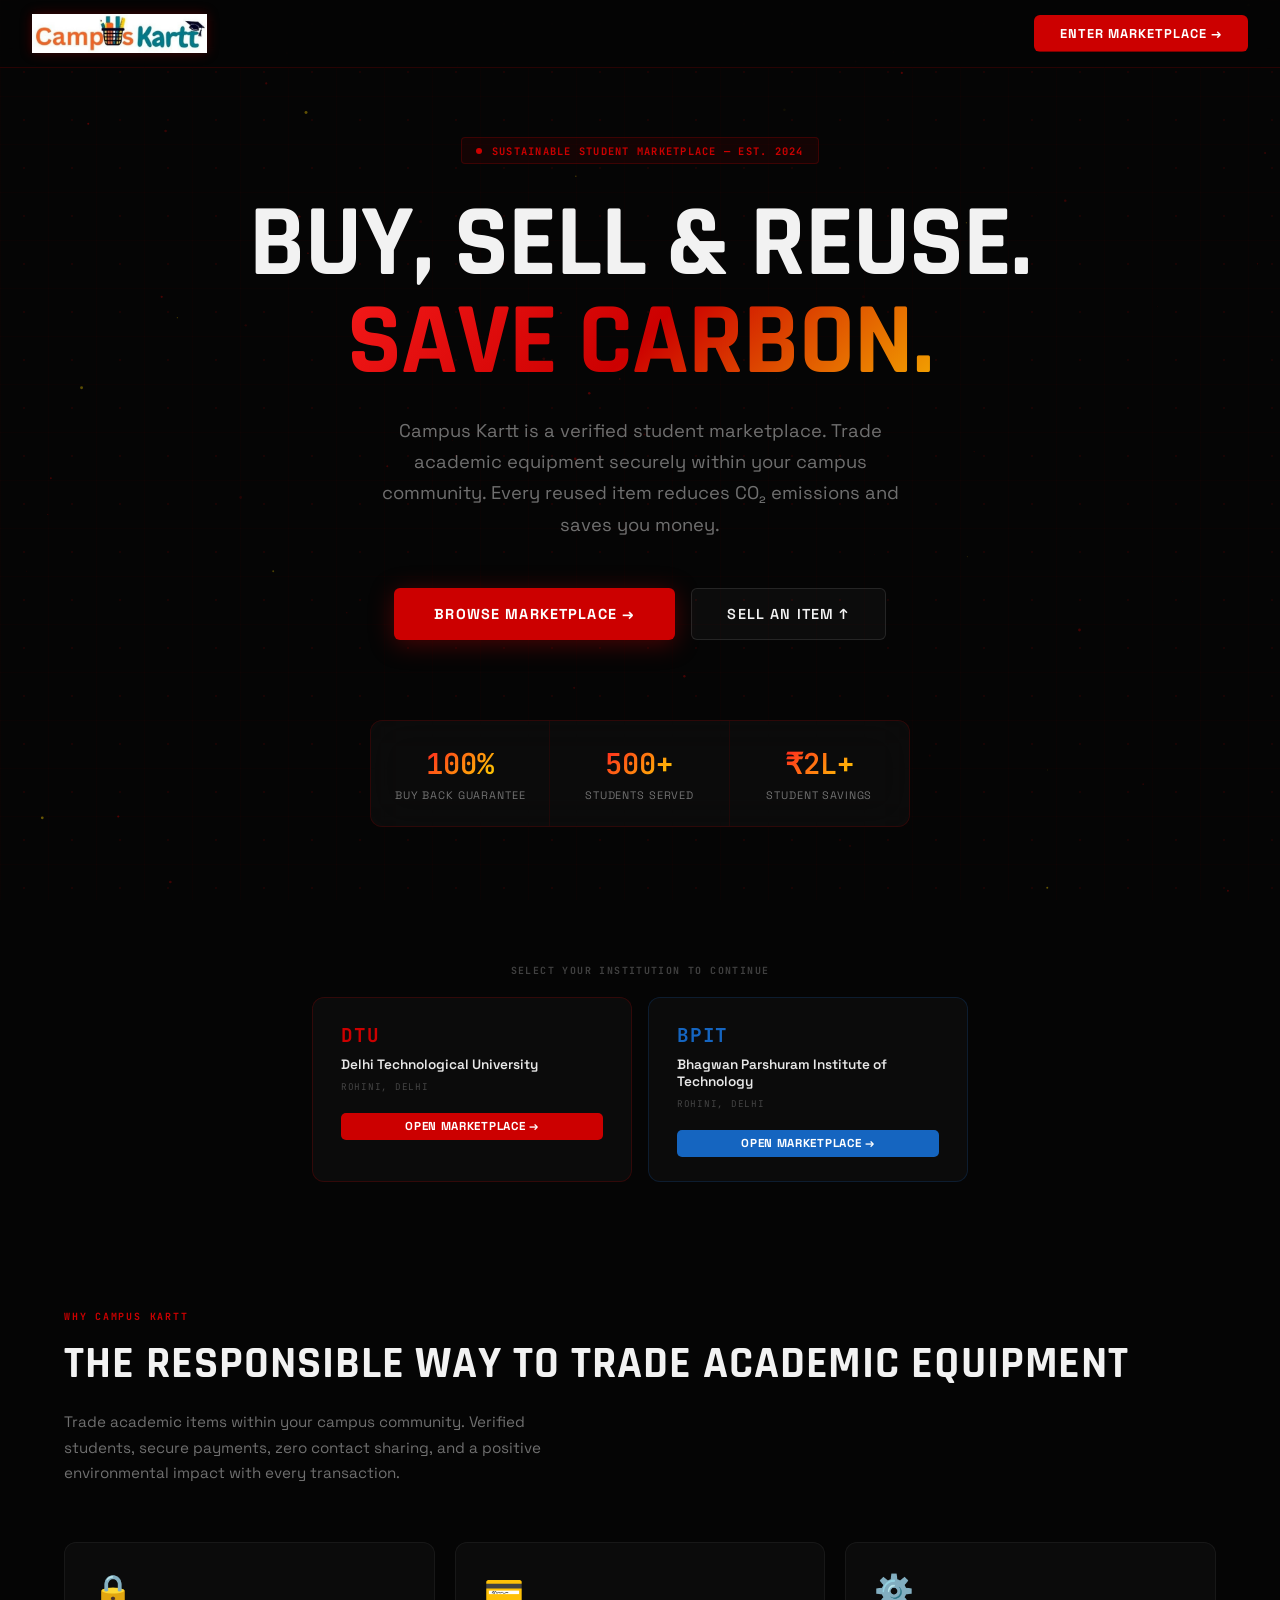
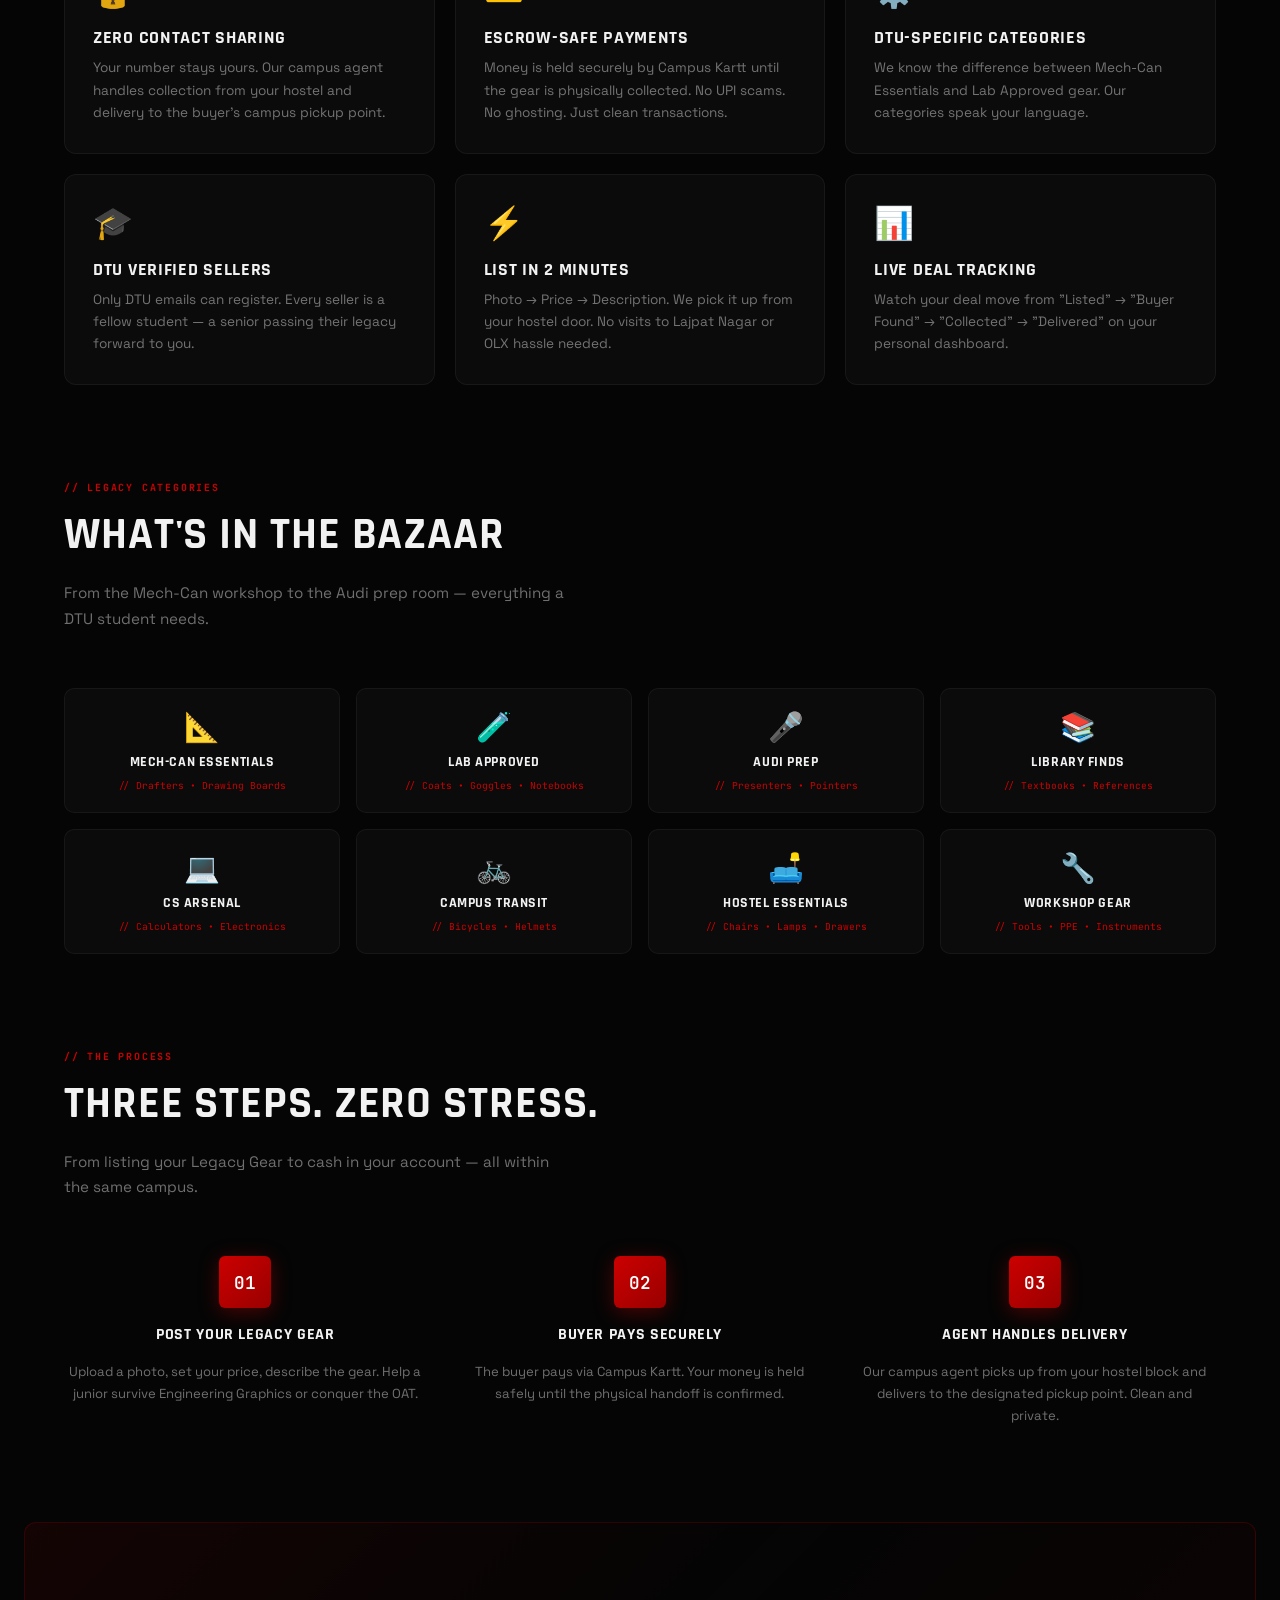
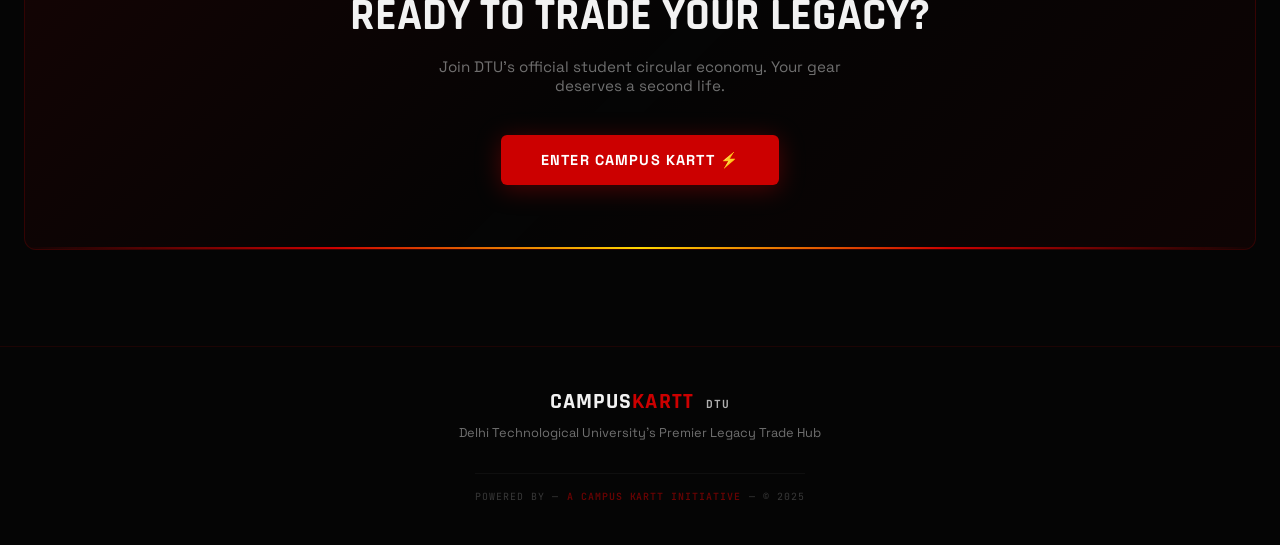
<file: index.html>
﻿<!DOCTYPE html>
<html lang="en">
<head>
  <meta charset="UTF-8" />
  <meta name="viewport" content="width=device-width, initial-scale=1.0" />
  <title>Campus Kartt — Academic Marketplace for Students</title>
  <meta name="description" content="Campus Kartt is a sustainable student marketplace. Buy and sell academic equipment — lab coats, drafters, bicycles, textbooks — securely within your DTU campus community. Save money, reduce waste." />
  <link rel="preconnect" href="https://fonts.googleapis.com" />
  <link rel="preconnect" href="https://fonts.gstatic.com" crossorigin />
  <link href="https://fonts.googleapis.com/css2?family=Rajdhani:wght@500;600;700&family=Space+Grotesk:wght@400;500;600;700&family=JetBrains+Mono:wght@400;500;600&display=swap" rel="stylesheet" />
  <style>
    *, *::before, *::after { box-sizing: border-box; margin: 0; padding: 0; }
    :root {
      --red: #CC0000; --red-bright: #FF2020; --red-dark: #990000;
      --gold: #FFD700; --gold-dark: #AA7700;
      --bg: #050505; --bg-card: #0d0d0d; --bg-elevated: #141414;
      --text: #F2F2F2; --muted: rgba(242,242,242,0.45); --steel: #B0B0B0;
    }
    html { font-size: 16px; scroll-behavior: smooth; }
    body {
      font-family: 'Space Grotesk', sans-serif;
      background: var(--bg);
      color: var(--text);
      min-height: 100vh;
      overflow-x: hidden;
      -webkit-font-smoothing: antialiased;
    }

    /* ── Circuit-grid background ── */
    body::before {
      content: '';
      position: fixed; inset: 0;
      background-image:
        linear-gradient(rgba(204,0,0,0.028) 1px, transparent 1px),
        linear-gradient(90deg, rgba(204,0,0,0.028) 1px, transparent 1px),
        radial-gradient(circle, rgba(204,0,0,0.10) 1px, transparent 1px);
      background-size: 48px 48px, 48px 48px, 48px 48px;
      pointer-events: none;
      z-index: 0;
    }
    body > * { position: relative; z-index: 1; }

    /* ── Particle canvas ── */
    #bg-canvas {
      position: fixed; inset: 0;
      z-index: 0; pointer-events: none;
    }

    /* ── Navbar ── */
    .navbar {
      position: fixed; top: 0; left: 0; right: 0; z-index: 100;
      padding: 0 2rem; height: 68px;
      display: flex; align-items: center; justify-content: space-between;
      background: rgba(5,5,5,0.75);
      backdrop-filter: blur(24px);
      border-bottom: 1px solid rgba(204,0,0,0.18);
    }
    .nav-logo {
      font-family: 'Rajdhani', sans-serif;
      font-size: 1.5rem; font-weight: 700; letter-spacing: 0.05em;
      text-transform: uppercase; display: flex; align-items: center; gap: 8px;
      text-decoration: none;
    }
    .nav-logo .campus { color: var(--steel); }
    .nav-logo .kartt {
      background: linear-gradient(135deg, var(--red-bright), var(--red));
      -webkit-background-clip: text; -webkit-text-fill-color: transparent; background-clip: text;
    }
    .nav-logo .dtu {
      font-family: 'JetBrains Mono', monospace; font-size: 0.52rem; font-weight: 600;
      color: var(--red); border: 1px solid rgba(204,0,0,0.30);
      padding: 0.1rem 0.35rem; border-radius: 3px; letter-spacing: 0.08em;
    }
    .nav-cta {
      display: inline-flex; align-items: center; gap: 0.5rem;
      padding: 0.6rem 1.6rem;
      background: linear-gradient(90deg, var(--red) 0%, var(--red) 50%, var(--gold) 100%);
      background-size: 200%; background-position: 0%;
      color: white; font-weight: 700; font-size: 0.8rem; border-radius: 6px;
      text-decoration: none; transition: all 0.35s ease;
      text-transform: uppercase; letter-spacing: 0.08em;
    }
    .nav-cta:hover { background-position: 100%; box-shadow: 0 4px 24px rgba(204,0,0,0.45); transform: translateY(-2px); color: #111; }

    /* ── Hero ── */
    .hero {
      min-height: 100vh;
      display: flex; flex-direction: column; align-items: center; justify-content: center;
      text-align: center; padding: 8rem 1.5rem 4rem;
      position: relative; z-index: 1;
    }
    .hero-eyebrow {
      display: inline-flex; align-items: center; gap: 0.6rem;
      padding: 0.35rem 0.9rem;
      background: rgba(204,0,0,0.08);
      border: 1px solid rgba(204,0,0,0.22);
      border-radius: 4px; margin-bottom: 2rem;
      font-size: 0.65rem; font-weight: 700; color: var(--red);
      font-family: 'JetBrains Mono', monospace; text-transform: uppercase; letter-spacing: 0.12em;
      animation: fadeInDown 0.5s ease both;
    }
    .hero-eyebrow .dot { width: 6px; height: 6px; border-radius: 50%; background: var(--red); animation: blink 2s ease infinite; }

    .hero-title {
      font-family: 'Rajdhani', sans-serif;
      font-size: clamp(3rem, 8vw, 6.5rem);
      font-weight: 700; line-height: 0.95;
      letter-spacing: -1px; text-transform: uppercase;
      margin-bottom: 1.5rem;
      animation: fadeInDown 0.65s ease 0.1s both;
    }
    .hero-title .line1 { display: block; color: var(--text); }
    .hero-title .line2 {
      display: block;
      background: linear-gradient(135deg, var(--red-bright) 0%, var(--red) 50%, var(--gold) 100%);
      -webkit-background-clip: text; -webkit-text-fill-color: transparent; background-clip: text;
    }

    .hero-sub {
      font-size: clamp(0.95rem, 2vw, 1.15rem);
      color: var(--muted); max-width: 540px; line-height: 1.7; margin-bottom: 3rem;
      animation: fadeInDown 0.65s ease 0.2s both;
    }

    .hero-buttons {
      display: flex; gap: 1rem; flex-wrap: wrap; justify-content: center;
      animation: fadeInDown 0.65s ease 0.3s both;
    }
    .btn-hero-primary {
      display: inline-flex; align-items: center; gap: 0.6rem;
      padding: 1rem 2.5rem;
      background: linear-gradient(90deg, var(--red) 0%, var(--red) 50%, var(--gold) 100%);
      background-size: 200%; background-position: 0%;
      color: white; font-weight: 700; font-size: 0.9rem;
      border-radius: 6px; text-decoration: none;
      transition: all 0.35s ease;
      text-transform: uppercase; letter-spacing: 0.08em;
      font-family: 'Space Grotesk', sans-serif;
      box-shadow: 0 4px 24px rgba(204,0,0,0.35);
    }
    .btn-hero-primary:hover { background-position: 100%; color: #111; transform: translateY(-3px); box-shadow: 0 8px 40px rgba(204,0,0,0.55); }
    .btn-hero-ghost {
      display: inline-flex; align-items: center; gap: 0.6rem;
      padding: 1rem 2.2rem;
      background: rgba(255,255,255,0.03);
      color: var(--text); font-weight: 600; font-size: 0.9rem;
      border-radius: 6px; text-decoration: none;
      border: 1px solid rgba(176,176,176,0.15);
      transition: all 0.25s ease;
      text-transform: uppercase; letter-spacing: 0.08em;
      font-family: 'Space Grotesk', sans-serif;
    }
    .btn-hero-ghost:hover { border-color: rgba(204,0,0,0.35); color: var(--red); background: rgba(204,0,0,0.05); transform: translateY(-2px); }

    /* ── Stats Strip ── */
    .hero-stats {
      margin-top: 5rem;
      display: grid; grid-template-columns: repeat(3, 1fr);
      background: rgba(13,13,13,0.8);
      backdrop-filter: blur(20px);
      border: 1px solid rgba(204,0,0,0.18);
      border-radius: 12px; overflow: hidden;
      animation: fadeInUp 0.65s ease 0.5s both;
      max-width: 540px; width: 100%;
    }
    .stat-item {
      display: flex; flex-direction: column; align-items: center;
      padding: 1.5rem 1rem; gap: 0.3rem;
      border-right: 1px solid rgba(204,0,0,0.10);
    }
    .stat-item:last-child { border-right: none; }
    .stat-num {
      font-family: 'JetBrains Mono', monospace;
      font-size: 1.8rem; font-weight: 600;
      background: linear-gradient(135deg, var(--red-bright), var(--gold));
      -webkit-background-clip: text; -webkit-text-fill-color: transparent; background-clip: text;
    }
    .stat-label { font-size: 0.68rem; color: var(--muted); text-transform: uppercase; letter-spacing: 0.08em; }

    /* ── Section ── */
    .section {
      position: relative; z-index: 1;
      max-width: 1200px; margin: 0 auto; padding: 6rem 1.5rem;
    }
    .section-eyebrow {
      font-size: 0.62rem; font-weight: 700; text-transform: uppercase;
      letter-spacing: 0.18em; color: var(--red); margin-bottom: 0.75rem;
      font-family: 'JetBrains Mono', monospace;
    }
    .section-title {
      font-family: 'Rajdhani', sans-serif;
      font-size: clamp(1.8rem, 4vw, 2.8rem); font-weight: 700;
      text-transform: uppercase; color: var(--text); margin-bottom: 1rem;
      letter-spacing: 0.02em;
    }
    .section-sub { font-size: 0.95rem; color: var(--muted); max-width: 500px; line-height: 1.7; margin-bottom: 3.5rem; }

    /* ── Feature Cards ── */
    .features-grid {
      display: grid; grid-template-columns: repeat(3, 1fr); gap: 1.25rem;
    }
    .feat-card {
      background: rgba(13,13,13,0.85);
      backdrop-filter: blur(12px);
      border: 1px solid rgba(176,176,176,0.08);
      border-radius: 12px; padding: 1.75rem;
      transition: all 0.3s ease; position: relative; overflow: hidden;
    }
    .feat-card::before {
      content: '';
      position: absolute; top: 0; left: 0; right: 0; height: 2px;
      background: linear-gradient(90deg, transparent, var(--red), transparent);
      opacity: 0; transition: opacity 0.3s ease;
    }
    .feat-card:hover { border-color: rgba(204,0,0,0.28); transform: translateY(-6px); box-shadow: 0 16px 48px rgba(0,0,0,0.5), 0 0 24px rgba(204,0,0,0.10); }
    .feat-card:hover::before { opacity: 1; }
    .feat-icon { font-size: 2rem; margin-bottom: 1rem; display: block; }
    .feat-title { font-family: 'Rajdhani', sans-serif; font-size: 1.1rem; font-weight: 700; text-transform: uppercase; color: var(--text); margin-bottom: 0.5rem; letter-spacing: 0.04em; }
    .feat-desc { font-size: 0.85rem; color: var(--muted); line-height: 1.65; }

    /* ── Categories Showcase ── */
    .category-strip {
      display: grid; grid-template-columns: repeat(4, 1fr); gap: 1rem;
    }
    .cat-card {
      background: rgba(13,13,13,0.8);
      border: 1px solid rgba(176,176,176,0.08);
      border-radius: 10px; padding: 1.25rem;
      display: flex; flex-direction: column; align-items: center; gap: 0.5rem;
      text-align: center; cursor: pointer; transition: all 0.25s ease;
      text-decoration: none;
    }
    .cat-card:hover { border-color: rgba(204,0,0,0.30); background: rgba(204,0,0,0.06); transform: translateY(-4px); }
    .cat-card .cat-emoji { font-size: 1.8rem; }
    .cat-card .cat-name { font-family: 'Rajdhani', sans-serif; font-weight: 700; font-size: 0.9rem; text-transform: uppercase; color: var(--text); letter-spacing: 0.04em; }
    .cat-card .cat-tag { font-family: 'JetBrains Mono', monospace; font-size: 0.6rem; color: var(--red); }

    /* ── How it works ── */
    .how-grid { display: grid; grid-template-columns: repeat(3, 1fr); gap: 2rem; }
    .how-step { display: flex; flex-direction: column; align-items: center; text-align: center; gap: 1rem; }
    .how-num {
      width: 52px; height: 52px; border-radius: 6px;
      background: linear-gradient(135deg, var(--red), var(--red-dark));
      color: white; display: flex; align-items: center; justify-content: center;
      font-family: 'JetBrains Mono', monospace; font-size: 1.1rem; font-weight: 600;
      box-shadow: 0 4px 20px rgba(204,0,0,0.35); position: relative; z-index: 1;
    }
    .how-step-title { font-family: 'Rajdhani', sans-serif; font-weight: 700; font-size: 1rem; color: var(--text); text-transform: uppercase; letter-spacing: 0.04em; }
    .how-step-desc { font-size: 0.82rem; color: var(--muted); line-height: 1.65; }

    /* ── CTA Banner ── */
    .cta-banner {
      position: relative; z-index: 1; margin: 0 1.5rem 6rem;
      border-radius: 12px; padding: 4rem 2rem; text-align: center;
      background: linear-gradient(135deg, rgba(204,0,0,0.08) 0%, rgba(13,13,13,0) 50%, rgba(204,0,0,0.05) 100%);
      border: 1px solid rgba(204,0,0,0.20); overflow: hidden;
    }
    .cta-banner::before {
      content: '';
      position: absolute; bottom: 0; left: 0; right: 0; height: 2px;
      background: linear-gradient(90deg, transparent, var(--red), var(--gold), var(--red), transparent);
    }
    .cta-title { font-family: 'Rajdhani', sans-serif; font-size: clamp(1.8rem, 4vw, 2.8rem); font-weight: 700; color: var(--text); text-transform: uppercase; margin-bottom: 0.75rem; }
    .cta-sub { color: var(--muted); font-size: 0.95rem; margin-bottom: 2.5rem; max-width: 420px; margin-left: auto; margin-right: auto; }

    /* ── Footer ── */
    footer {
      position: relative; z-index: 1;
      border-top: 1px solid rgba(204,0,0,0.12);
      padding: 2.5rem 2rem; text-align: center;
    }
    .footer-logo { font-family: 'Rajdhani', sans-serif; font-size: 1.4rem; font-weight: 700; text-transform: uppercase; margin-bottom: 0.5rem; letter-spacing: 0.05em; }
    .footer-logo span { color: var(--red); }
    .footer-sub { color: var(--muted); font-size: 0.8rem; margin-bottom: 1rem; }
    .powered-by-footer {
      display: inline-flex; align-items: center; gap: 0.5rem;
      font-family: 'JetBrains Mono', monospace; font-size: 0.62rem;
      color: rgba(176,176,176,0.3); text-transform: uppercase; letter-spacing: 0.1em;
      border-top: 1px solid rgba(176,176,176,0.06); padding-top: 1rem; margin-top: 1rem;
    }
    .powered-by-footer span { color: rgba(204,0,0,0.5); font-weight: 600; }

    /* ── College Picker (homepage) ── */
    .college-picker-section {
      padding: 4rem 1.5rem 2rem;
      text-align: center;
      position: relative; z-index: 2;
    }
    .college-picker-label {
      font-family: 'JetBrains Mono',monospace;
      font-size: 0.62rem; font-weight: 700;
      color: rgba(176,176,176,0.35);
      text-transform: uppercase; letter-spacing: 0.14em;
      margin-bottom: 1.25rem;
    }
    .college-picker-grid {
      display: flex; flex-wrap: wrap; gap: 1rem;
      justify-content: center; max-width: 700px; margin: 0 auto;
    }
    .college-pick-card {
      flex: 1; min-width: 240px; max-width: 320px;
      background: rgba(13,13,13,0.85);
      backdrop-filter: blur(16px);
      border: 1px solid rgba(176,176,176,0.08);
      border-radius: 12px; padding: 1.5rem 1.75rem;
      cursor: pointer; text-align: left;
      transition: all 0.25s ease; text-decoration: none;
      display: flex; flex-direction: column; gap: 0.5rem;
    }
    .college-pick-card:hover {
      transform: translateY(-4px);
      box-shadow: 0 12px 40px rgba(0,0,0,0.5);
    }
    .college-pick-card-badge {
      font-family: 'JetBrains Mono',monospace;
      font-size: 1.2rem; font-weight: 700;
      text-transform: uppercase; letter-spacing: 0.04em;
    }
    .college-pick-card-name {
      font-family: 'Space Grotesk',sans-serif;
      font-size: 0.85rem; font-weight: 600; color: #E8E8E8;
    }
    .college-pick-card-loc {
      font-family: 'JetBrains Mono',monospace;
      font-size: 0.58rem; color: rgba(176,176,176,0.35);
      text-transform: uppercase; letter-spacing: 0.08em;
    }
    .college-pick-card-cta {
      margin-top: 0.75rem;
      font-family: 'Space Grotesk',sans-serif;
      font-size: 0.72rem; font-weight: 700;
      padding: 0.4rem 0.85rem; border-radius: 5px;
      display: inline-block; text-align: center;
      text-transform: uppercase; letter-spacing: 0.06em;
      color: #fff; transition: opacity 0.2s;
    }
    .college-pick-card-cta:hover { opacity: 0.85; }
    .coming-soon-tag {
      display: inline-block; padding: 0.15rem 0.5rem;
      background: rgba(176,176,176,0.08);
      border: 1px solid rgba(176,176,176,0.12);
      border-radius: 4px;
      font-family: 'JetBrains Mono',monospace;
      font-size: 0.52rem; color: rgba(176,176,176,0.35);
      text-transform: uppercase; letter-spacing: 0.1em;
    }

    /* ── Animations ── */
    @keyframes fadeInDown { from { opacity: 0; transform: translateY(-20px); } to { opacity: 1; transform: translateY(0); } }
    @keyframes fadeInUp   { from { opacity: 0; transform: translateY(20px);  } to { opacity: 1; transform: translateY(0); } }
    @keyframes blink { 0%,100%{opacity:1} 50%{opacity:0.3} }

    /* ── Responsive ── */
    @media (max-width: 768px) {
      .features-grid { grid-template-columns: 1fr; }
      .how-grid { grid-template-columns: 1fr; }
      .category-strip { grid-template-columns: repeat(2, 1fr); }
      .hero-stats { grid-template-columns: 1fr; max-width: 240px; }
      .stat-item { border-right: none; border-bottom: 1px solid rgba(204,0,0,0.10); padding: 1rem; }
      .stat-item:last-child { border-bottom: none; }
    }
  </style>
</head>
<body>

  <canvas id="bg-canvas"></canvas>

  <!-- Navbar -->
  <nav class="navbar">
    <a href="/" class="nav-logo">
      <img src="/static/images/campus-kartt-logo.jpg" alt="Campus Kartt"
           style="height:40px;width:auto;object-fit:contain;filter:drop-shadow(0 0 6px rgba(204,0,0,0.3));" />
    </a>
    <a href="/app/login.html" class="nav-cta">Enter Marketplace &rarr;</a>
  </nav>

  <!-- Hero -->
  <section class="hero">
    <div class="hero-eyebrow">
      <div class="dot"></div>
      Sustainable Student Marketplace &mdash; Est. 2024
    </div>
    <h1 class="hero-title">
      <span class="line1">Buy, Sell &amp; Reuse.</span>
      <span class="line2">Save Carbon.</span>
    </h1>
    <p class="hero-sub">
      Campus Kartt is a verified student marketplace. Trade academic equipment securely
      within your campus community. Every reused item reduces CO&#8322; emissions and saves you money.
    </p>
    <div class="hero-buttons">
      <a href="/app/login.html" class="btn-hero-primary">Browse Marketplace &rarr;</a>
      <a href="/app/login.html" class="btn-hero-ghost">Sell an Item &uarr;</a>
    </div>

    <div class="hero-stats">
      <div class="stat-item">
        <span class="stat-num">100%</span>
        <span class="stat-label">Buy Back Guarantee</span>
      </div>
      <div class="stat-item">
        <span class="stat-num">500+</span>
        <span class="stat-label">Students Served</span>
      </div>
      <div class="stat-item">
        <span class="stat-num">₹2L+</span>
        <span class="stat-label">Student Savings</span>
      </div>
    </div>
  </section>

  <!-- College Picker -->
  <section class="college-picker-section">
    <p class="college-picker-label">Select Your Institution to Continue</p>
    <div class="college-picker-grid" id="college-picker-grid">
      <!-- Rendered by JS -->
    </div>
  </section>

  <!-- Features -->
  <div class="section">
    <p class="section-eyebrow">Why Campus Kartt</p>
    <h2 class="section-title">The Responsible Way to Trade Academic Equipment</h2>
    <p class="section-sub">Trade academic items within your campus community. Verified students, secure payments, zero contact sharing, and a positive environmental impact with every transaction.</p>

    <div class="features-grid">
      <div class="feat-card">
        <span class="feat-icon">🔒</span>
        <div class="feat-title">Zero Contact Sharing</div>
        <p class="feat-desc">Your number stays yours. Our campus agent handles collection from your hostel and delivery to the buyer's campus pickup point.</p>
      </div>
      <div class="feat-card">
        <span class="feat-icon">💳</span>
        <div class="feat-title">Escrow-Safe Payments</div>
        <p class="feat-desc">Money is held securely by Campus Kartt until the gear is physically collected. No UPI scams. No ghosting. Just clean transactions.</p>
      </div>
      <div class="feat-card">
        <span class="feat-icon">⚙️</span>
        <div class="feat-title">DTU-Specific Categories</div>
        <p class="feat-desc">We know the difference between Mech-Can Essentials and Lab Approved gear. Our categories speak your language.</p>
      </div>
      <div class="feat-card">
        <span class="feat-icon">🎓</span>
        <div class="feat-title">DTU Verified Sellers</div>
        <p class="feat-desc">Only DTU emails can register. Every seller is a fellow student — a senior passing their legacy forward to you.</p>
      </div>
      <div class="feat-card">
        <span class="feat-icon">⚡</span>
        <div class="feat-title">List in 2 Minutes</div>
        <p class="feat-desc">Photo → Price → Description. We pick it up from your hostel door. No visits to Lajpat Nagar or OLX hassle needed.</p>
      </div>
      <div class="feat-card">
        <span class="feat-icon">📊</span>
        <div class="feat-title">Live Deal Tracking</div>
        <p class="feat-desc">Watch your deal move from "Listed" → "Buyer Found" → "Collected" → "Delivered" on your personal dashboard.</p>
      </div>
    </div>
  </div>

  <!-- Categories -->
  <div class="section" style="padding-top:0;">
    <p class="section-eyebrow">// Legacy Categories</p>
    <h2 class="section-title">What's in the Bazaar</h2>
    <p class="section-sub">From the Mech-Can workshop to the Audi prep room — everything a DTU student needs.</p>

    <div class="category-strip">
      <a href="/app/login.html" class="cat-card">
        <span class="cat-emoji">📐</span>
        <div class="cat-name">Mech-Can Essentials</div>
        <div class="cat-tag">// Drafters • Drawing Boards</div>
      </a>
      <a href="/app/login.html" class="cat-card">
        <span class="cat-emoji">🧪</span>
        <div class="cat-name">Lab Approved</div>
        <div class="cat-tag">// Coats • Goggles • Notebooks</div>
      </a>
      <a href="/app/login.html" class="cat-card">
        <span class="cat-emoji">🎤</span>
        <div class="cat-name">Audi Prep</div>
        <div class="cat-tag">// Presenters • Pointers</div>
      </a>
      <a href="/app/login.html" class="cat-card">
        <span class="cat-emoji">📚</span>
        <div class="cat-name">Library Finds</div>
        <div class="cat-tag">// Textbooks • References</div>
      </a>
      <a href="/app/login.html" class="cat-card">
        <span class="cat-emoji">💻</span>
        <div class="cat-name">CS Arsenal</div>
        <div class="cat-tag">// Calculators • Electronics</div>
      </a>
      <a href="/app/login.html" class="cat-card">
        <span class="cat-emoji">🚲</span>
        <div class="cat-name">Campus Transit</div>
        <div class="cat-tag">// Bicycles • Helmets</div>
      </a>
      <a href="/app/login.html" class="cat-card">
        <span class="cat-emoji">🛋️</span>
        <div class="cat-name">Hostel Essentials</div>
        <div class="cat-tag">// Chairs • Lamps • Drawers</div>
      </a>
      <a href="/app/login.html" class="cat-card">
        <span class="cat-emoji">🔧</span>
        <div class="cat-name">Workshop Gear</div>
        <div class="cat-tag">// Tools • PPE • Instruments</div>
      </a>
    </div>
  </div>

  <!-- How it Works -->
  <div class="section" style="padding-top:0;">
    <p class="section-eyebrow">// The Process</p>
    <h2 class="section-title">Three steps. Zero stress.</h2>
    <p class="section-sub">From listing your Legacy Gear to cash in your account — all within the same campus.</p>

    <div class="how-grid">
      <div class="how-step">
        <div class="how-num">01</div>
        <div class="how-step-title">Post Your Legacy Gear</div>
        <p class="how-step-desc">Upload a photo, set your price, describe the gear. Help a junior survive Engineering Graphics or conquer the OAT.</p>
      </div>
      <div class="how-step">
        <div class="how-num">02</div>
        <div class="how-step-title">Buyer Pays Securely</div>
        <p class="how-step-desc">The buyer pays via Campus Kartt. Your money is held safely until the physical handoff is confirmed.</p>
      </div>
      <div class="how-step">
        <div class="how-num">03</div>
        <div class="how-step-title">Agent Handles Delivery</div>
        <p class="how-step-desc">Our campus agent picks up from your hostel block and delivers to the designated pickup point. Clean and private.</p>
      </div>
    </div>
  </div>

  <!-- CTA -->
  <div class="cta-banner">
    <h2 class="cta-title">Ready to trade your legacy?</h2>
    <p class="cta-sub">Join DTU's official student circular economy. Your gear deserves a second life.</p>
    <a href="/app/login.html" class="btn-hero-primary" style="display:inline-flex;">Enter Campus Kartt ⚡</a>
  </div>

  <!-- Footer -->
  <footer>
    <div class="footer-logo">Campus<span>Kartt</span> <span style="color:var(--steel); font-size:0.7rem; font-family:'JetBrains Mono'; margin-left:6px;">DTU</span></div>
    <p class="footer-sub">Delhi Technological University's Premier Legacy Trade Hub</p>
    <div class="powered-by-footer">
      Powered by &mdash; <span>A Campus Kartt Initiative</span> &mdash; © 2025
    </div>
  </footer>

  <script>
    const canvas = document.getElementById('bg-canvas');
    const ctx = canvas.getContext('2d');
    let particles = [];

    function resize() { canvas.width = window.innerWidth; canvas.height = window.innerHeight; }
    window.addEventListener('resize', resize); resize();

    // Red-tinted particles
    for (let i = 0; i < 70; i++) {
      particles.push({
        x: Math.random() * canvas.width,
        y: Math.random() * canvas.height,
        r: Math.random() * 1.2 + 0.3,
        vx: (Math.random() - 0.5) * 0.25,
        vy: (Math.random() - 0.5) * 0.25,
        opacity: Math.random() * 0.35 + 0.05,
        hue: Math.random() > 0.8 ? '255,215,0' : '204,0,0', // 20% gold, 80% red
      });
    }

    function draw() {
      ctx.clearRect(0, 0, canvas.width, canvas.height);
      particles.forEach(p => {
        ctx.beginPath(); ctx.arc(p.x, p.y, p.r, 0, Math.PI * 2);
        ctx.fillStyle = `rgba(${p.hue}, ${p.opacity})`; ctx.fill();
        p.x += p.vx; p.y += p.vy;
        if (p.x < 0) p.x = canvas.width; if (p.x > canvas.width) p.x = 0;
        if (p.y < 0) p.y = canvas.height; if (p.y > canvas.height) p.y = 0;
      });
      requestAnimationFrame(draw);
    }
    draw();
  </script>

  <script src="/js/colleges.js"></script>
  <script>
    // Render college picker on homepage
    (function() {
      const grid = document.getElementById('college-picker-grid');
      if (!grid) return;
      COLLEGES.forEach(college => {
        const card = document.createElement('a');
        card.href = college.appUrl;
        card.className = 'college-pick-card';
        card.style.borderColor = college.color + '33';
        card.style.setProperty('--hover-glow', `0 12px 40px ${college.color}22`);
        card.onmouseenter = function() { this.style.boxShadow = `0 12px 40px ${college.color}25`; this.style.borderColor = college.color + '55'; };
        card.onmouseleave = function() { this.style.boxShadow = ''; this.style.borderColor = college.color + '33'; };
        card.innerHTML = `
          <div class="college-pick-card-badge" style="color:${college.color};">${college.shortName}</div>
          <div class="college-pick-card-name">${college.name}</div>
          <div class="college-pick-card-loc">${college.location}</div>
          <div class="college-pick-card-cta" style="background:${college.color};">
            Open Marketplace &rarr;
          </div>`;
        grid.appendChild(card);
      });
    })();
  </script>
</body>
</html>
</file>
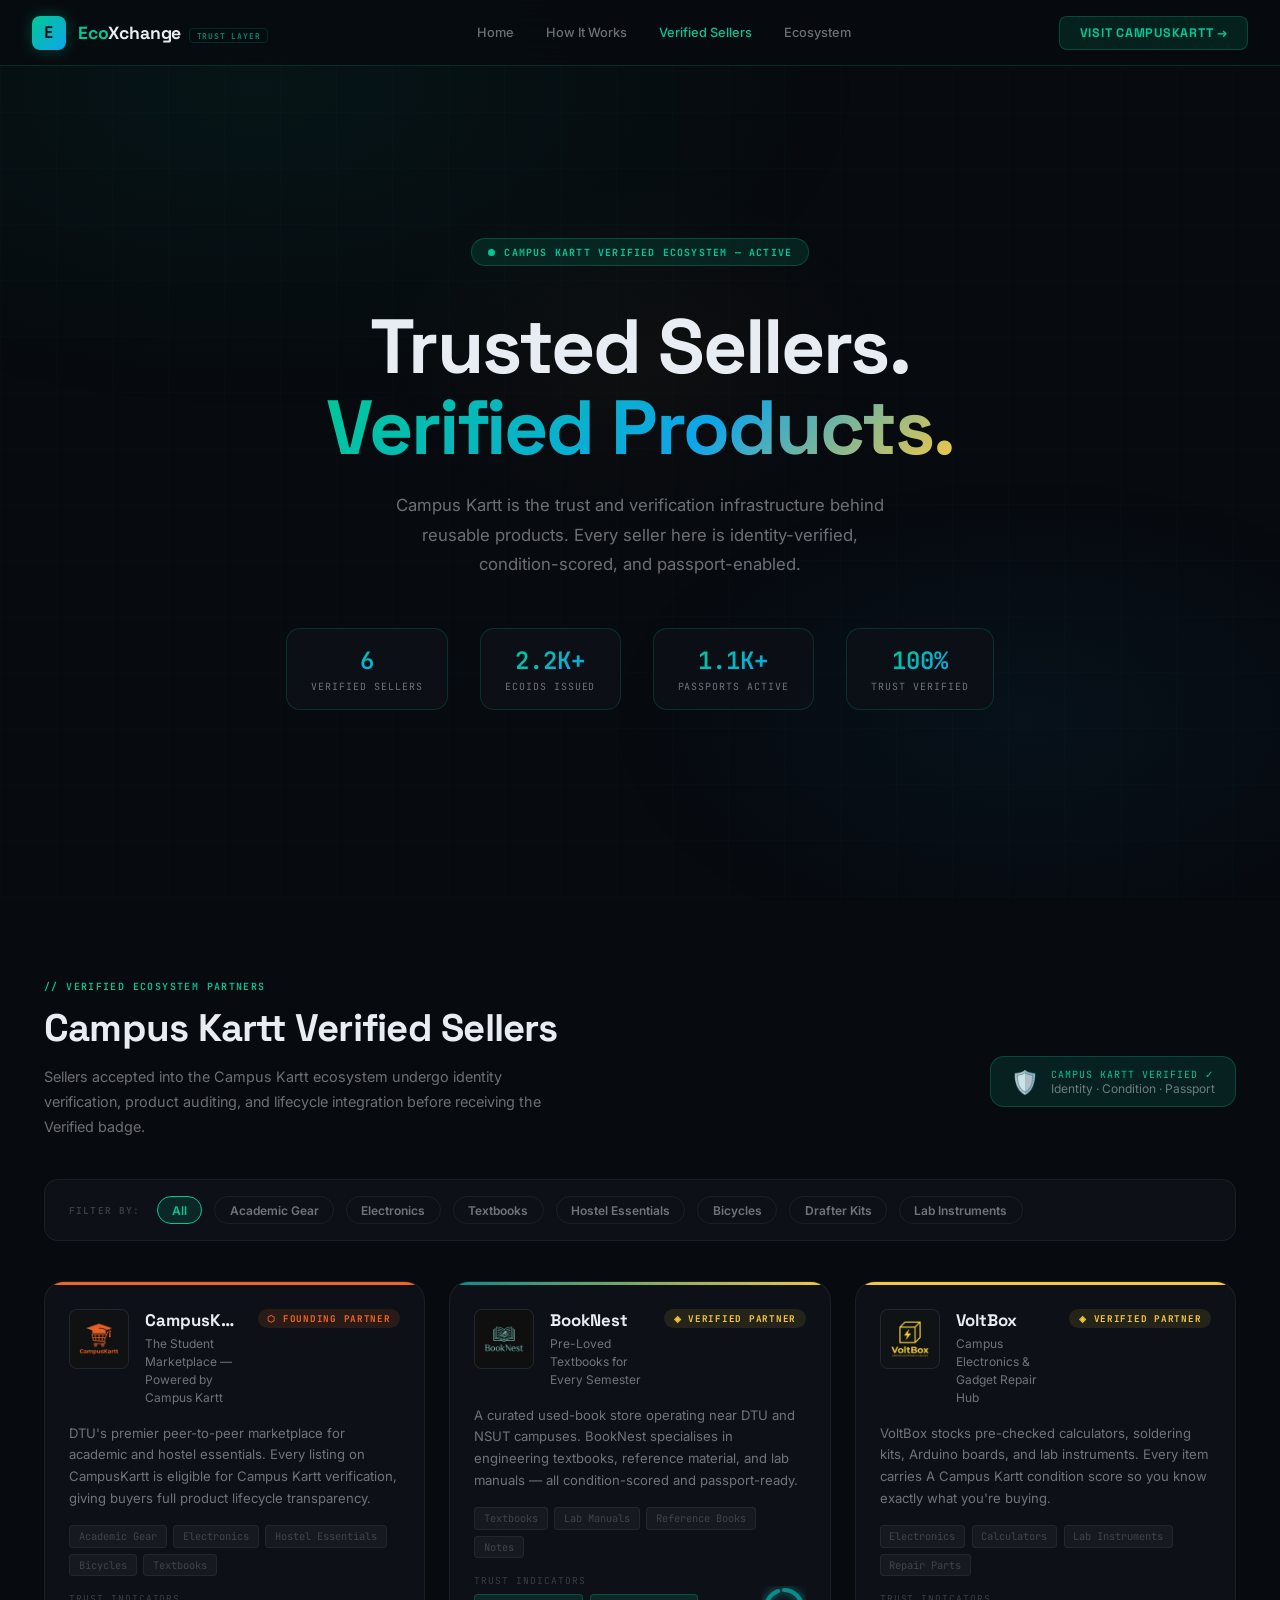
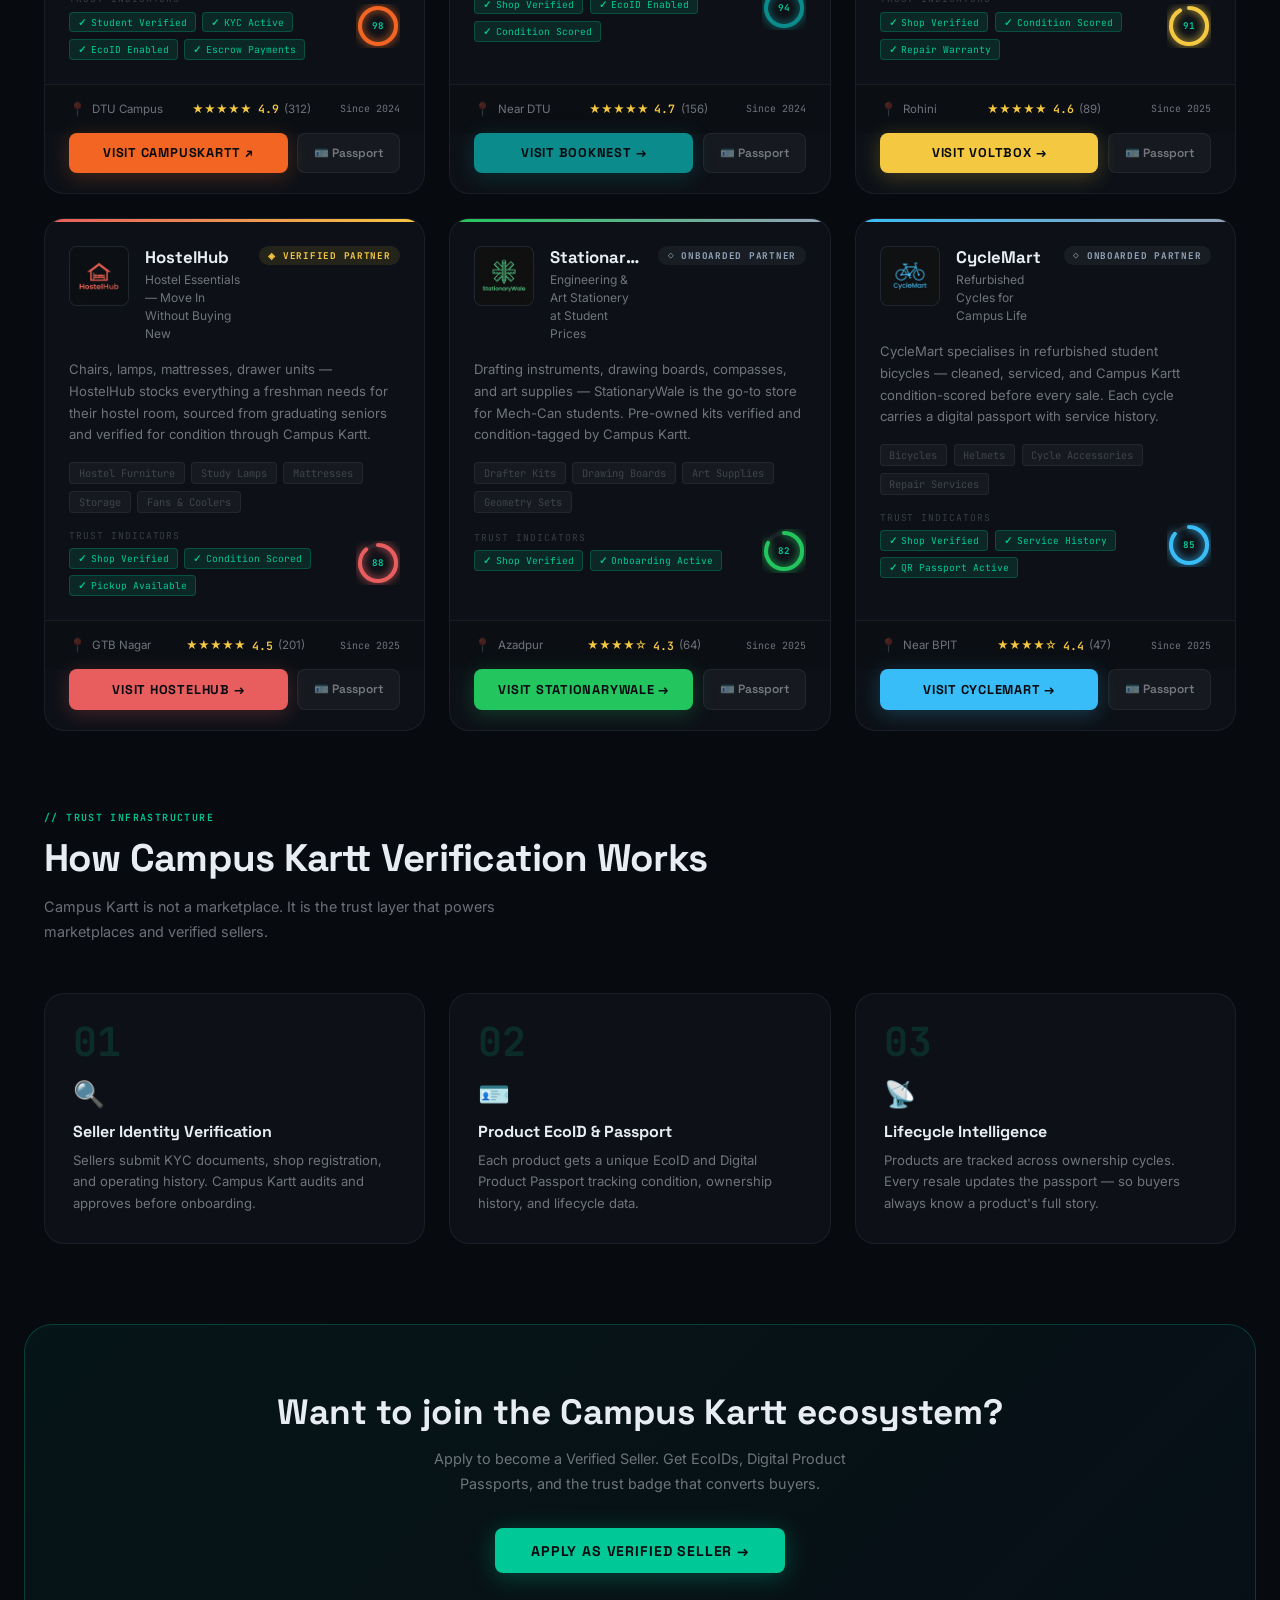
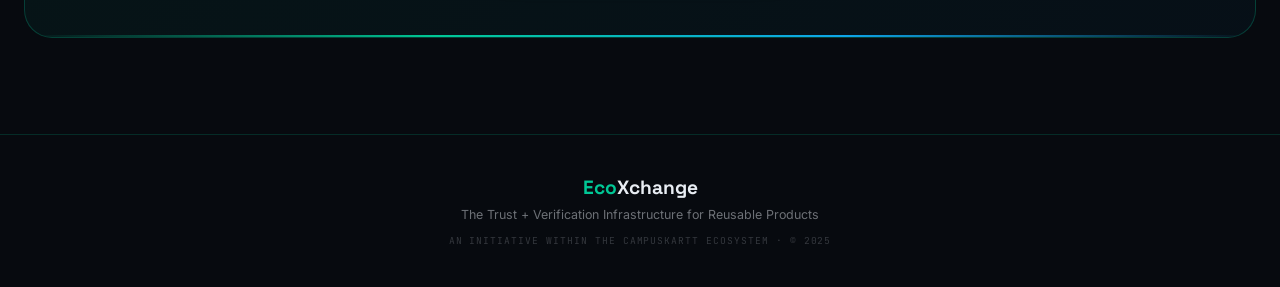
<file: verified-sellers.html>
﻿<!DOCTYPE html>
<html lang="en">
<head>
<meta charset="UTF-8"/>
<meta name="viewport" content="width=device-width, initial-scale=1.0"/>
<title>Campus Kartt Verified Sellers — Trusted Ecosystem Partners</title>
<meta name="description" content="Discover the verified sellers and platforms integrated into the Campus Kartt trust ecosystem. Every seller is condition-scored, identity-verified, and passport-enabled."/>
<link rel="preconnect" href="https://fonts.googleapis.com"/>
<link href="https://fonts.googleapis.com/css2?family=Inter:wght@300;400;500;600;700&family=Space+Grotesk:wght@400;500;600;700&family=JetBrains+Mono:wght@400;500;600&display=swap" rel="stylesheet"/>
<style>
*,*::before,*::after{box-sizing:border-box;margin:0;padding:0}
:root{
  --eco-green:#00C896;--eco-green-dim:rgba(0,200,150,0.12);--eco-green-border:rgba(0,200,150,0.25);
  --eco-teal:#0EA5E9;--eco-teal-dim:rgba(14,165,233,0.10);
  --eco-gold:#F5C842;--eco-gold-dim:rgba(245,200,66,0.10);
  --bg:#070A0F;--bg-card:#0D1117;--bg-elevated:#131A23;--bg-glass:rgba(13,17,23,0.85);
  --text:#E8EDF3;--muted:rgba(232,237,243,0.45);--subtle:rgba(232,237,243,0.20);
  --border:rgba(255,255,255,0.06);--border-eco:rgba(0,200,150,0.18);
  --r-sm:8px;--r-md:14px;--r-lg:20px;--r-xl:28px;
}
html{font-size:16px;scroll-behavior:smooth}
body{font-family:'Inter',sans-serif;background:var(--bg);color:var(--text);min-height:100vh;overflow-x:hidden;-webkit-font-smoothing:antialiased}
a{text-decoration:none;color:inherit}

/* ── Animated mesh background ── */
body::before{
  content:'';position:fixed;inset:0;z-index:0;pointer-events:none;
  background:
    radial-gradient(ellipse 80% 60% at 20% 10%,rgba(0,200,150,0.06) 0%,transparent 60%),
    radial-gradient(ellipse 60% 50% at 80% 80%,rgba(14,165,233,0.05) 0%,transparent 55%),
    radial-gradient(ellipse 40% 40% at 50% 40%,rgba(245,200,66,0.03) 0%,transparent 50%);
}
body::after{
  content:'';position:fixed;inset:0;z-index:0;pointer-events:none;
  background-image:linear-gradient(rgba(0,200,150,0.025) 1px,transparent 1px),linear-gradient(90deg,rgba(0,200,150,0.025) 1px,transparent 1px);
  background-size:56px 56px;
}
body>*{position:relative;z-index:1}

/* ── Navbar ── */
.navbar{
  position:fixed;top:0;left:0;right:0;z-index:200;
  height:66px;padding:0 2rem;
  display:flex;align-items:center;justify-content:space-between;
  background:rgba(7,10,15,0.80);backdrop-filter:blur(24px);
  border-bottom:1px solid var(--border-eco);
}
.nav-brand{display:flex;align-items:center;gap:12px}
.nav-logo-mark{
  width:34px;height:34px;border-radius:8px;
  background:linear-gradient(135deg,var(--eco-green),var(--eco-teal));
  display:flex;align-items:center;justify-content:center;
  font-size:1rem;font-weight:700;color:#070A0F;font-family:'JetBrains Mono',monospace;
  box-shadow:0 0 16px rgba(0,200,150,0.30);
}
.nav-wordmark{font-family:'Space Grotesk',sans-serif;font-size:1.1rem;font-weight:700;letter-spacing:-0.01em}
.nav-wordmark .eco{color:var(--eco-green)}.nav-wordmark .x{color:var(--text)}
.nav-tag{
  font-family:'JetBrains Mono',monospace;font-size:0.5rem;font-weight:600;
  color:var(--eco-green);border:1px solid var(--eco-green-border);
  padding:0.1rem 0.4rem;border-radius:4px;text-transform:uppercase;letter-spacing:0.10em;
  margin-left:4px;opacity:0.7;
}
.nav-links{display:flex;align-items:center;gap:2rem}
.nav-link{font-size:0.8rem;font-weight:500;color:var(--muted);transition:color 0.2s}
.nav-link:hover,.nav-link.active{color:var(--eco-green)}
.nav-cta{
  font-size:0.78rem;font-weight:700;font-family:'Space Grotesk',sans-serif;
  padding:0.5rem 1.2rem;border-radius:var(--r-sm);
  background:var(--eco-green-dim);border:1px solid var(--eco-green-border);
  color:var(--eco-green);transition:all 0.22s ease;text-transform:uppercase;letter-spacing:0.06em;
}
.nav-cta:hover{background:var(--eco-green);color:#070A0F;box-shadow:0 0 20px rgba(0,200,150,0.35)}

/* ── Hero ── */
.hero{
  min-height:100vh;display:flex;flex-direction:column;
  align-items:center;justify-content:center;
  text-align:center;padding:8rem 1.5rem 5rem;
}
.hero-badge{
  display:inline-flex;align-items:center;gap:0.6rem;
  padding:0.4rem 1rem;border-radius:var(--r-lg);
  background:var(--eco-green-dim);border:1px solid var(--eco-green-border);
  font-size:0.62rem;font-weight:700;color:var(--eco-green);
  font-family:'JetBrains Mono',monospace;text-transform:uppercase;letter-spacing:0.12em;
  margin-bottom:2.5rem;animation:fadeUp 0.5s ease both;
}
.hero-badge .pulse{
  width:7px;height:7px;border-radius:50%;background:var(--eco-green);
  animation:pulseDot 2s ease infinite;
}
.hero-title{
  font-family:'Space Grotesk',sans-serif;
  font-size:clamp(2.5rem,6vw,5rem);font-weight:700;
  line-height:1.05;letter-spacing:-0.025em;margin-bottom:1.5rem;
  animation:fadeUp 0.6s ease 0.1s both;
}
.hero-title .line1{display:block;color:var(--text)}
.hero-title .line2{
  display:block;
  background:linear-gradient(135deg,var(--eco-green) 0%,var(--eco-teal) 60%,var(--eco-gold) 100%);
  -webkit-background-clip:text;-webkit-text-fill-color:transparent;background-clip:text;
}
.hero-sub{
  font-size:clamp(0.9rem,1.8vw,1.05rem);color:var(--muted);
  max-width:520px;line-height:1.75;margin-bottom:3rem;
  animation:fadeUp 0.6s ease 0.2s both;
}
.hero-stats{
  display:flex;gap:2rem;flex-wrap:wrap;justify-content:center;
  animation:fadeUp 0.6s ease 0.35s both;
}
.hero-stat{
  display:flex;flex-direction:column;align-items:center;gap:0.25rem;
  padding:1rem 1.5rem;background:var(--bg-glass);
  border:1px solid var(--border-eco);border-radius:var(--r-md);
  backdrop-filter:blur(16px);min-width:110px;
}
.hero-stat-num{
  font-family:'JetBrains Mono',monospace;font-size:1.5rem;font-weight:600;
  background:linear-gradient(135deg,var(--eco-green),var(--eco-teal));
  -webkit-background-clip:text;-webkit-text-fill-color:transparent;background-clip:text;
}
.hero-stat-label{font-size:0.62rem;color:var(--muted);text-transform:uppercase;letter-spacing:0.10em;font-family:'JetBrains Mono',monospace}

/* ── Section ── */
.section{max-width:1240px;margin:0 auto;padding:5rem 1.5rem}
.section-head{margin-bottom:3rem}
.section-eyebrow{
  font-family:'JetBrains Mono',monospace;font-size:0.62rem;font-weight:600;
  color:var(--eco-green);text-transform:uppercase;letter-spacing:0.14em;margin-bottom:0.6rem;
}
.section-title{
  font-family:'Space Grotesk',sans-serif;font-size:clamp(1.6rem,3.5vw,2.4rem);
  font-weight:700;color:var(--text);letter-spacing:-0.02em;margin-bottom:0.75rem;
}
.section-sub{font-size:0.9rem;color:var(--muted);max-width:520px;line-height:1.75}

/* ── Filter bar ── */
.filter-bar{
  display:flex;align-items:center;gap:0.75rem;flex-wrap:wrap;
  padding:1rem 1.5rem;background:var(--bg-card);
  border:1px solid var(--border);border-radius:var(--r-md);
  margin-bottom:2.5rem;
}
.filter-label{
  font-size:0.6rem;font-weight:700;color:var(--subtle);
  font-family:'JetBrains Mono',monospace;text-transform:uppercase;letter-spacing:0.12em;
  margin-right:0.25rem;white-space:nowrap;
}
.filter-pill{
  padding:0.35rem 0.9rem;border-radius:var(--r-lg);border:1px solid var(--border);
  background:transparent;color:var(--muted);font-size:0.75rem;font-weight:600;
  font-family:'Inter',sans-serif;cursor:pointer;transition:all 0.18s ease;white-space:nowrap;
}
.filter-pill:hover{border-color:var(--eco-green-border);color:var(--eco-green);background:var(--eco-green-dim)}
.filter-pill.active{border-color:var(--eco-green);color:var(--eco-green);background:var(--eco-green-dim)}

/* ── Sellers grid ── */
.sellers-grid{
  display:grid;grid-template-columns:repeat(auto-fill,minmax(340px,1fr));gap:1.5rem;
}

/* ── Seller card ── */
.seller-card{
  background:var(--bg-card);border-radius:var(--r-lg);
  border:1px solid var(--border);overflow:hidden;
  transition:transform 0.28s cubic-bezier(0.34,1.56,0.64,1),box-shadow 0.28s ease,border-color 0.22s ease;
  cursor:default;position:relative;display:flex;flex-direction:column;
}
.seller-card:hover{transform:translateY(-6px)}
.seller-card-top-bar{height:3px;width:100%;transition:opacity 0.2s}
.seller-card-body{padding:1.5rem;flex:1;display:flex;flex-direction:column;gap:1rem}
.seller-card-header{display:flex;align-items:flex-start;justify-content:space-between;gap:1rem}
.seller-logo-wrap{
  width:60px;height:60px;border-radius:var(--r-sm);overflow:hidden;
  background:var(--bg-elevated);border:1px solid var(--border);
  flex-shrink:0;display:flex;align-items:center;justify-content:center;
  font-size:1.8rem;
}
.seller-logo-wrap img{width:100%;height:100%;object-fit:cover}
.seller-meta{flex:1;min-width:0}
.seller-name{
  font-family:'Space Grotesk',sans-serif;font-size:1.05rem;font-weight:700;
  color:var(--text);margin-bottom:0.2rem;white-space:nowrap;overflow:hidden;text-overflow:ellipsis;
}
.seller-tagline{font-size:0.75rem;color:var(--muted);line-height:1.5}
.seller-tier-badge{
  display:inline-flex;align-items:center;gap:0.3rem;
  padding:0.22rem 0.6rem;border-radius:var(--r-lg);
  font-size:0.58rem;font-weight:700;font-family:'JetBrains Mono',monospace;
  text-transform:uppercase;letter-spacing:0.08em;white-space:nowrap;flex-shrink:0;
}
.seller-desc{font-size:0.82rem;color:var(--muted);line-height:1.65}
.seller-cats{display:flex;flex-wrap:wrap;gap:0.4rem}
.seller-cat{
  padding:0.2rem 0.55rem;border-radius:4px;
  background:rgba(255,255,255,0.04);border:1px solid var(--border);
  font-size:0.65rem;color:var(--subtle);font-family:'JetBrains Mono',monospace;
}
.seller-trust-row{display:flex;flex-wrap:wrap;gap:0.4rem}
.seller-trust-chip{
  display:inline-flex;align-items:center;gap:0.3rem;
  padding:0.18rem 0.5rem;border-radius:4px;
  background:var(--eco-green-dim);border:1px solid var(--eco-green-border);
  font-size:0.6rem;color:var(--eco-green);font-family:'JetBrains Mono',monospace;
}
.seller-trust-chip::before{content:"✓";font-weight:700}
.seller-footer{
  padding:1rem 1.5rem;border-top:1px solid var(--border);
  display:flex;align-items:center;justify-content:space-between;gap:1rem;
  background:rgba(0,0,0,0.12);
}
.seller-location{display:flex;align-items:center;gap:0.4rem;font-size:0.72rem;color:var(--muted)}
.seller-location-icon{font-size:0.85rem;opacity:0.6}
.seller-rating{display:flex;align-items:center;gap:0.35rem;font-size:0.72rem}
.seller-rating-num{font-family:'JetBrains Mono',monospace;font-weight:600;color:var(--eco-gold)}
.seller-rating-count{color:var(--muted)}
.seller-actions{display:flex;gap:0.6rem;padding:0 1.5rem 1.25rem}
.btn-visit{
  flex:1;display:inline-flex;align-items:center;justify-content:center;gap:0.5rem;
  padding:0.7rem 1.25rem;border-radius:var(--r-sm);font-size:0.8rem;font-weight:700;
  font-family:'Space Grotesk',sans-serif;text-transform:uppercase;letter-spacing:0.06em;
  transition:all 0.22s ease;border:none;cursor:pointer;
}
.btn-passport{
  display:inline-flex;align-items:center;justify-content:center;gap:0.4rem;
  padding:0.7rem 1rem;border-radius:var(--r-sm);font-size:0.75rem;font-weight:600;
  font-family:'Space Grotesk',sans-serif;
  background:rgba(255,255,255,0.04);border:1px solid var(--border);
  color:var(--muted);transition:all 0.22s ease;cursor:pointer;white-space:nowrap;
}
.btn-passport:hover{border-color:var(--eco-green-border);color:var(--eco-green);background:var(--eco-green-dim)}

/* ── Trust score ring ── */
.trust-ring{position:relative;width:44px;height:44px;flex-shrink:0}
.trust-ring svg{transform:rotate(-90deg)}
.trust-ring-val{
  position:absolute;inset:0;display:flex;align-items:center;justify-content:center;
  font-family:'JetBrains Mono',monospace;font-size:0.58rem;font-weight:700;color:var(--eco-green);
}

/* ── Eco verified badge big ── */
.eco-verified-hero{
  display:inline-flex;align-items:center;gap:0.75rem;
  padding:0.65rem 1.25rem;border-radius:var(--r-md);
  background:var(--eco-green-dim);border:1px solid var(--eco-green-border);
  margin-bottom:2rem;
}
.eco-verified-icon{font-size:1.4rem}
.eco-verified-text{text-align:left}
.eco-verified-label{font-size:0.62rem;color:var(--eco-green);font-family:'JetBrains Mono',monospace;text-transform:uppercase;letter-spacing:0.10em}
.eco-verified-sub{font-size:0.75rem;color:var(--muted)}

/* ── How it works ── */
.how-grid{display:grid;grid-template-columns:repeat(3,1fr);gap:1.5rem}
.how-card{
  padding:1.75rem;background:var(--bg-card);border:1px solid var(--border);
  border-radius:var(--r-lg);position:relative;overflow:hidden;
}
.how-card::before{
  content:'';position:absolute;top:0;left:0;right:0;height:2px;
  background:linear-gradient(90deg,transparent,var(--eco-green),transparent);
  opacity:0;transition:opacity 0.3s;
}
.how-card:hover::before{opacity:1}
.how-num{
  font-family:'JetBrains Mono',monospace;font-size:2.5rem;font-weight:700;
  color:var(--eco-green);opacity:0.15;margin-bottom:1rem;line-height:1;
}
.how-icon{font-size:1.6rem;margin-bottom:0.75rem}
.how-title{font-family:'Space Grotesk',sans-serif;font-size:1rem;font-weight:700;color:var(--text);margin-bottom:0.5rem}
.how-desc{font-size:0.82rem;color:var(--muted);line-height:1.65}

/* ── CTA section ── */
.cta-section{
  margin:0 1.5rem 6rem;padding:4rem 2rem;text-align:center;
  background:linear-gradient(135deg,rgba(0,200,150,0.06),rgba(14,165,233,0.04));
  border:1px solid var(--eco-green-border);border-radius:var(--r-xl);
  position:relative;overflow:hidden;
}
.cta-section::after{
  content:'';position:absolute;bottom:0;left:0;right:0;height:2px;
  background:linear-gradient(90deg,transparent,var(--eco-green),var(--eco-teal),transparent);
}
.cta-title{font-family:'Space Grotesk',sans-serif;font-size:clamp(1.6rem,3.5vw,2.2rem);font-weight:700;color:var(--text);margin-bottom:0.75rem}
.cta-sub{font-size:0.9rem;color:var(--muted);max-width:440px;margin:0 auto 2rem;line-height:1.75}
.btn-cta-primary{
  display:inline-flex;align-items:center;gap:0.6rem;
  padding:0.85rem 2.25rem;border-radius:var(--r-sm);
  background:var(--eco-green);color:#070A0F;font-weight:700;font-size:0.88rem;
  font-family:'Space Grotesk',sans-serif;text-transform:uppercase;letter-spacing:0.06em;
  transition:all 0.22s ease;box-shadow:0 4px 24px rgba(0,200,150,0.30);
}
.btn-cta-primary:hover{background:#00E5AC;box-shadow:0 8px 36px rgba(0,200,150,0.50);transform:translateY(-2px)}

/* ── Footer ── */
footer{border-top:1px solid var(--border-eco);padding:2.5rem 2rem;text-align:center;position:relative;z-index:1}
.footer-brand{font-family:'Space Grotesk',sans-serif;font-size:1.2rem;font-weight:700;margin-bottom:0.4rem}
.footer-brand .eco{color:var(--eco-green)}
.footer-sub{font-size:0.78rem;color:var(--muted);margin-bottom:0.75rem}
.footer-ck{font-family:'JetBrains Mono',monospace;font-size:0.6rem;color:var(--subtle);text-transform:uppercase;letter-spacing:0.10em}

/* ── Animations ── */
@keyframes fadeUp{from{opacity:0;transform:translateY(18px)}to{opacity:1;transform:translateY(0)}}
@keyframes pulseDot{0%,100%{box-shadow:0 0 0 0 rgba(0,200,150,0.5)}70%{box-shadow:0 0 0 6px rgba(0,200,150,0)}}

/* ── Responsive ── */
@media(max-width:900px){.how-grid{grid-template-columns:1fr 1fr}.sellers-grid{grid-template-columns:1fr}}
@media(max-width:640px){
  .navbar{padding:0 1rem}.nav-links{display:none}
  .how-grid{grid-template-columns:1fr}.hero-stats{gap:1rem}
  .hero-stat{padding:0.75rem 1rem;min-width:90px}
}
</style>
</head>
<body>
<!-- Navbar -->
<nav class="navbar" id="navbar">
  <div class="nav-brand">
    <div class="nav-logo-mark">E</div>
    <div>
      <span class="nav-wordmark"><span class="eco">Eco</span><span class="x">Xchange</span></span>
      <span class="nav-tag">Trust Layer</span>
    </div>
  </div>
  <div class="nav-links">
    <a href="/index.html" class="nav-link">Home</a>
    <a href="#how-it-works" class="nav-link">How It Works</a>
    <a href="#verified-sellers" class="nav-link active">Verified Sellers</a>
    <a href="#ecosystem" class="nav-link">Ecosystem</a>
  </div>
  <a href="https://campuskartt.vercel.app" target="_blank" rel="noopener" class="nav-cta">Visit CampusKartt →</a>
</nav>

<!-- Hero -->
<section class="hero" id="top">
  <div class="hero-badge"><div class="pulse"></div>Campus Kartt Verified Ecosystem — Active</div>
  <h1 class="hero-title">
    <span class="line1">Trusted Sellers.</span>
    <span class="line2">Verified Products.</span>
  </h1>
  <p class="hero-sub">Campus Kartt is the trust and verification infrastructure behind reusable products. Every seller here is identity-verified, condition-scored, and passport-enabled.</p>
  <div class="hero-stats">
    <div class="hero-stat"><span class="hero-stat-num" id="stat-sellers">6</span><span class="hero-stat-label">Verified Sellers</span></div>
    <div class="hero-stat"><span class="hero-stat-num" id="stat-ecoids">2.2K+</span><span class="hero-stat-label">EcoIDs Issued</span></div>
    <div class="hero-stat"><span class="hero-stat-num" id="stat-passports">1.1K+</span><span class="hero-stat-label">Passports Active</span></div>
    <div class="hero-stat"><span class="hero-stat-num">100%</span><span class="hero-stat-label">Trust Verified</span></div>
  </div>
</section>

<!-- Sellers Section -->
<div class="section" id="verified-sellers">
  <div style="display:flex;align-items:flex-end;justify-content:space-between;flex-wrap:wrap;gap:1rem;margin-bottom:2.5rem">
    <div class="section-head" style="margin-bottom:0">
      <p class="section-eyebrow">// Verified Ecosystem Partners</p>
      <h2 class="section-title">Campus Kartt Verified Sellers</h2>
      <p class="section-sub">Sellers accepted into the Campus Kartt ecosystem undergo identity verification, product auditing, and lifecycle integration before receiving the Verified badge.</p>
    </div>
    <div class="eco-verified-hero">
      <span class="eco-verified-icon">🛡️</span>
      <div class="eco-verified-text">
        <div class="eco-verified-label">Campus Kartt Verified ✓</div>
        <div class="eco-verified-sub">Identity · Condition · Passport</div>
      </div>
    </div>
  </div>

  <!-- Filter bar -->
  <div class="filter-bar" id="filter-bar">
    <span class="filter-label">Filter by:</span>
  </div>

  <!-- Grid -->
  <div class="sellers-grid" id="sellers-grid"></div>
</div>

<!-- How it works -->
<div class="section" id="how-it-works" style="padding-top:0">
  <div class="section-head">
    <p class="section-eyebrow">// Trust Infrastructure</p>
    <h2 class="section-title">How Campus Kartt Verification Works</h2>
    <p class="section-sub">Campus Kartt is not a marketplace. It is the trust layer that powers marketplaces and verified sellers.</p>
  </div>
  <div class="how-grid">
    <div class="how-card">
      <div class="how-num">01</div>
      <div class="how-icon">🔍</div>
      <div class="how-title">Seller Identity Verification</div>
      <p class="how-desc">Sellers submit KYC documents, shop registration, and operating history. Campus Kartt audits and approves before onboarding.</p>
    </div>
    <div class="how-card">
      <div class="how-num">02</div>
      <div class="how-icon">🪪</div>
      <div class="how-title">Product EcoID & Passport</div>
      <p class="how-desc">Each product gets a unique EcoID and Digital Product Passport tracking condition, ownership history, and lifecycle data.</p>
    </div>
    <div class="how-card">
      <div class="how-num">03</div>
      <div class="how-icon">📡</div>
      <div class="how-title">Lifecycle Intelligence</div>
      <p class="how-desc">Products are tracked across ownership cycles. Every resale updates the passport — so buyers always know a product's full story.</p>
    </div>
  </div>
</div>

<!-- CTA -->
<div class="cta-section" id="ecosystem">
  <h2 class="cta-title">Want to join the Campus Kartt ecosystem?</h2>
  <p class="cta-sub">Apply to become a Verified Seller. Get EcoIDs, Digital Product Passports, and the trust badge that converts buyers.</p>
  <a href="mailto:eco@campuskartt.in?subject=Campus Kartt Seller Application" class="btn-cta-primary">Apply as Verified Seller →</a>
</div>

<!-- Footer -->
<footer>
  <div class="footer-brand"><span class="eco">Eco</span>Xchange</div>
  <p class="footer-sub">The Trust + Verification Infrastructure for Reusable Products</p>
  <div class="footer-ck">An initiative within the CampusKartt Ecosystem · © 2025</div>
</footer>
<script src="/js/sellers.js"></script>
<script>
(function(){
  // ── Render filter pills ───────────────────────────────────
  const filterBar = document.getElementById('filter-bar');
  let activeFilter = 'All';
  SELLER_CATEGORIES.forEach(cat => {
    const btn = document.createElement('button');
    btn.className = 'filter-pill' + (cat === 'All' ? ' active' : '');
    btn.textContent = cat;
    btn.dataset.cat = cat;
    btn.addEventListener('click', () => {
      activeFilter = cat;
      document.querySelectorAll('.filter-pill').forEach(p => p.classList.remove('active'));
      btn.classList.add('active');
      renderSellers();
    });
    filterBar.appendChild(btn);
  });

  // ── Trust score ring SVG ─────────────────────────────────
  function trustRing(score, color) {
    const r = 18, cx = 22, cy = 22, circ = 2 * Math.PI * r;
    const dash = (score / 100) * circ;
    return `<div class="trust-ring">
      <svg width="44" height="44" viewBox="0 0 44 44">
        <circle cx="${cx}" cy="${cy}" r="${r}" fill="none" stroke="rgba(255,255,255,0.06)" stroke-width="4"/>
        <circle cx="${cx}" cy="${cy}" r="${r}" fill="none" stroke="${color}" stroke-width="4"
          stroke-dasharray="${dash} ${circ}" stroke-linecap="round"
          style="filter:drop-shadow(0 0 4px ${color})"/>
      </svg>
      <div class="trust-ring-val">${score}</div>
    </div>`;
  }

  // ── Build one seller card ─────────────────────────────────
  function buildCard(s) {
    const tier = SELLER_TIERS[s.tier];
    const logoHTML = `<div class="seller-logo-wrap">
      <img src="${s.logo}" alt="${s.name}" onerror="this.parentElement.innerHTML='<span style=font-size:1.8rem>${s.logoFallback}</span>'"/>
    </div>`;

    const trustChips = s.trustIndicators
      .map(t => `<span class="seller-trust-chip">${t}</span>`).join('');
    const cats = s.categories
      .map(c => `<span class="seller-cat">${c}</span>`).join('');
    const stars = '★'.repeat(Math.round(s.rating)) + '☆'.repeat(5 - Math.round(s.rating));

    const visitBtnStyle = `background:${s.accentColor};color:#070A0F;box-shadow:0 4px 20px ${s.accentColor}40`;
    const visitTarget = s.isExternal ? 'target="_blank" rel="noopener"' : '';

    return `<article class="seller-card" data-cats='${JSON.stringify(s.categories)}' style="--card-accent:${s.accentColor}">
      <div class="seller-card-top-bar" style="background:linear-gradient(90deg,${s.accentColor},${tier.color})"></div>
      <div class="seller-card-body">
        <div class="seller-card-header">
          ${logoHTML}
          <div class="seller-meta">
            <div class="seller-name">${s.name}</div>
            <div class="seller-tagline">${s.tagline}</div>
          </div>
          <span class="seller-tier-badge" style="background:${tier.badgeBg};border-color:${tier.border};color:${tier.color}">
            ${tier.icon} ${s.tierLabel}
          </span>
        </div>
        <p class="seller-desc">${s.description}</p>
        <div class="seller-cats">${cats}</div>
        <div style="display:flex;align-items:center;justify-content:space-between;gap:0.75rem">
          <div>
            <div style="font-size:0.6rem;color:var(--subtle);font-family:'JetBrains Mono',monospace;text-transform:uppercase;letter-spacing:0.10em;margin-bottom:0.4rem">Trust Indicators</div>
            <div class="seller-trust-row">${trustChips}</div>
          </div>
          ${trustRing(s.trustScore, s.accentColor)}
        </div>
      </div>
      <div class="seller-footer">
        <div class="seller-location"><span class="seller-location-icon">📍</span>${s.locationShort}</div>
        <div class="seller-rating">
          <span style="color:var(--eco-gold);font-size:0.7rem">${stars}</span>
          <span class="seller-rating-num">${s.rating}</span>
          <span class="seller-rating-count">(${s.reviewCount})</span>
        </div>
        <div style="font-family:'JetBrains Mono',monospace;font-size:0.62rem;color:var(--muted)">Since ${s.verifiedSince}</div>
      </div>
      <div class="seller-actions">
        <a href="${s.url}" ${visitTarget} class="btn-visit" style="${visitBtnStyle}" id="visit-${s.id}">
          Visit ${s.name} ${s.isExternal ? '↗' : '→'}
        </a>
        <button class="btn-passport" onclick="showPassportInfo('${s.id}')" id="passport-${s.id}">
          🪪 Passport
        </button>
      </div>
    </article>`;
  }

  // ── Render grid ──────────────────────────────────────────
  function renderSellers() {
    const grid = document.getElementById('sellers-grid');
    const filtered = activeFilter === 'All'
      ? ECO_SELLERS
      : ECO_SELLERS.filter(s => s.categories.some(c =>
          c.toLowerCase().includes(activeFilter.toLowerCase()) ||
          activeFilter.toLowerCase().includes(c.toLowerCase())
        ));
    if (filtered.length === 0) {
      grid.innerHTML = `<div style="grid-column:1/-1;text-align:center;padding:4rem 1rem">
        <div style="font-size:2.5rem;margin-bottom:1rem">🔍</div>
        <div style="color:var(--muted);font-size:0.9rem">No verified sellers found for this category yet.</div>
      </div>`;
    } else {
      grid.innerHTML = filtered.map(buildCard).join('');
    }
    // Animate cards in
    grid.querySelectorAll('.seller-card').forEach((card, i) => {
      card.style.opacity = '0';
      card.style.transform = 'translateY(20px)';
      setTimeout(() => {
        card.style.transition = 'opacity 0.4s ease, transform 0.4s ease';
        card.style.opacity = '1';
        card.style.transform = 'translateY(0)';
      }, i * 80);
    });
  }

  // ── Passport modal ───────────────────────────────────────
  window.showPassportInfo = function(id) {
    const s = ECO_SELLERS.find(x => x.id === id);
    if (!s) return;
    const overlay = document.createElement('div');
    overlay.style.cssText = 'position:fixed;inset:0;z-index:500;display:flex;align-items:center;justify-content:center;padding:1rem;background:rgba(0,0,0,0.80);backdrop-filter:blur(10px)';
    overlay.innerHTML = `<div style="background:#0D1117;border:1px solid rgba(0,200,150,0.25);border-radius:20px;width:100%;max-width:480px;overflow:hidden;animation:fadeUp 0.3s ease">
      <div style="padding:1.5rem;border-bottom:1px solid rgba(255,255,255,0.06);display:flex;align-items:center;justify-content:space-between">
        <div>
          <div style="font-family:'JetBrains Mono',monospace;font-size:0.6rem;color:var(--eco-green);text-transform:uppercase;letter-spacing:0.12em;margin-bottom:0.3rem">Digital Product Passport</div>
          <div style="font-family:'Space Grotesk',sans-serif;font-size:1.1rem;font-weight:700;color:var(--text)">${s.name}</div>
        </div>
        <button onclick="this.closest('div[style*=fixed]').remove()" style="width:32px;height:32px;border-radius:50%;background:rgba(255,255,255,0.06);border:none;color:var(--muted);font-size:1rem;cursor:pointer;display:flex;align-items:center;justify-content:center">✕</button>
      </div>
      <div style="padding:1.5rem;display:flex;flex-direction:column;gap:1rem">
        <div style="display:grid;grid-template-columns:1fr 1fr;gap:0.75rem">
          <div style="padding:1rem;background:rgba(0,200,150,0.06);border:1px solid rgba(0,200,150,0.15);border-radius:10px;text-align:center">
            <div style="font-family:'JetBrains Mono',monospace;font-size:1.4rem;font-weight:700;color:var(--eco-green)">${s.ecoIdCount}+</div>
            <div style="font-size:0.65rem;color:var(--muted);text-transform:uppercase;letter-spacing:0.08em;margin-top:0.2rem">EcoIDs Issued</div>
          </div>
          <div style="padding:1rem;background:rgba(14,165,233,0.06);border:1px solid rgba(14,165,233,0.15);border-radius:10px;text-align:center">
            <div style="font-family:'JetBrains Mono',monospace;font-size:1.4rem;font-weight:700;color:var(--eco-teal)">${s.passportCount}+</div>
            <div style="font-size:0.65rem;color:var(--muted);text-transform:uppercase;letter-spacing:0.08em;margin-top:0.2rem">Passports Active</div>
          </div>
        </div>
        <div style="display:flex;flex-wrap:wrap;gap:0.5rem">
          ${s.trustIndicators.map(t => `<span class="seller-trust-chip">${t}</span>`).join('')}
          ${s.qrEnabled ? '<span style="padding:0.18rem 0.5rem;border-radius:4px;background:rgba(245,200,66,0.10);border:1px solid rgba(245,200,66,0.25);font-size:0.6rem;color:#F5C842;font-family:JetBrains Mono,monospace">✓ QR Passport Active</span>' : ''}
        </div>
        <p style="font-size:0.8rem;color:var(--muted);line-height:1.65">Products from this seller carry Campus Kartt Digital Passports — verifiable records of condition, ownership history, and lifecycle tracking.</p>
        <a href="${s.url}" ${s.isExternal ? 'target="_blank" rel="noopener"' : ''} style="display:flex;align-items:center;justify-content:center;gap:0.5rem;padding:0.8rem;border-radius:10px;background:${s.accentColor};color:#070A0F;font-weight:700;font-size:0.85rem;font-family:Space Grotesk,sans-serif;text-transform:uppercase;letter-spacing:0.06em">
          Visit ${s.name} ${s.isExternal ? '↗' : '→'}
        </a>
      </div>
    </div>`;
    overlay.addEventListener('click', e => { if (e.target === overlay) overlay.remove(); });
    document.body.appendChild(overlay);
  };

  // ── Init ─────────────────────────────────────────────────
  renderSellers();

  // Navbar scroll effect
  window.addEventListener('scroll', () => {
    document.getElementById('navbar').style.background =
      window.scrollY > 40 ? 'rgba(7,10,15,0.96)' : 'rgba(7,10,15,0.80)';
  });
})();
</script>
</body>
</html>
</file>
